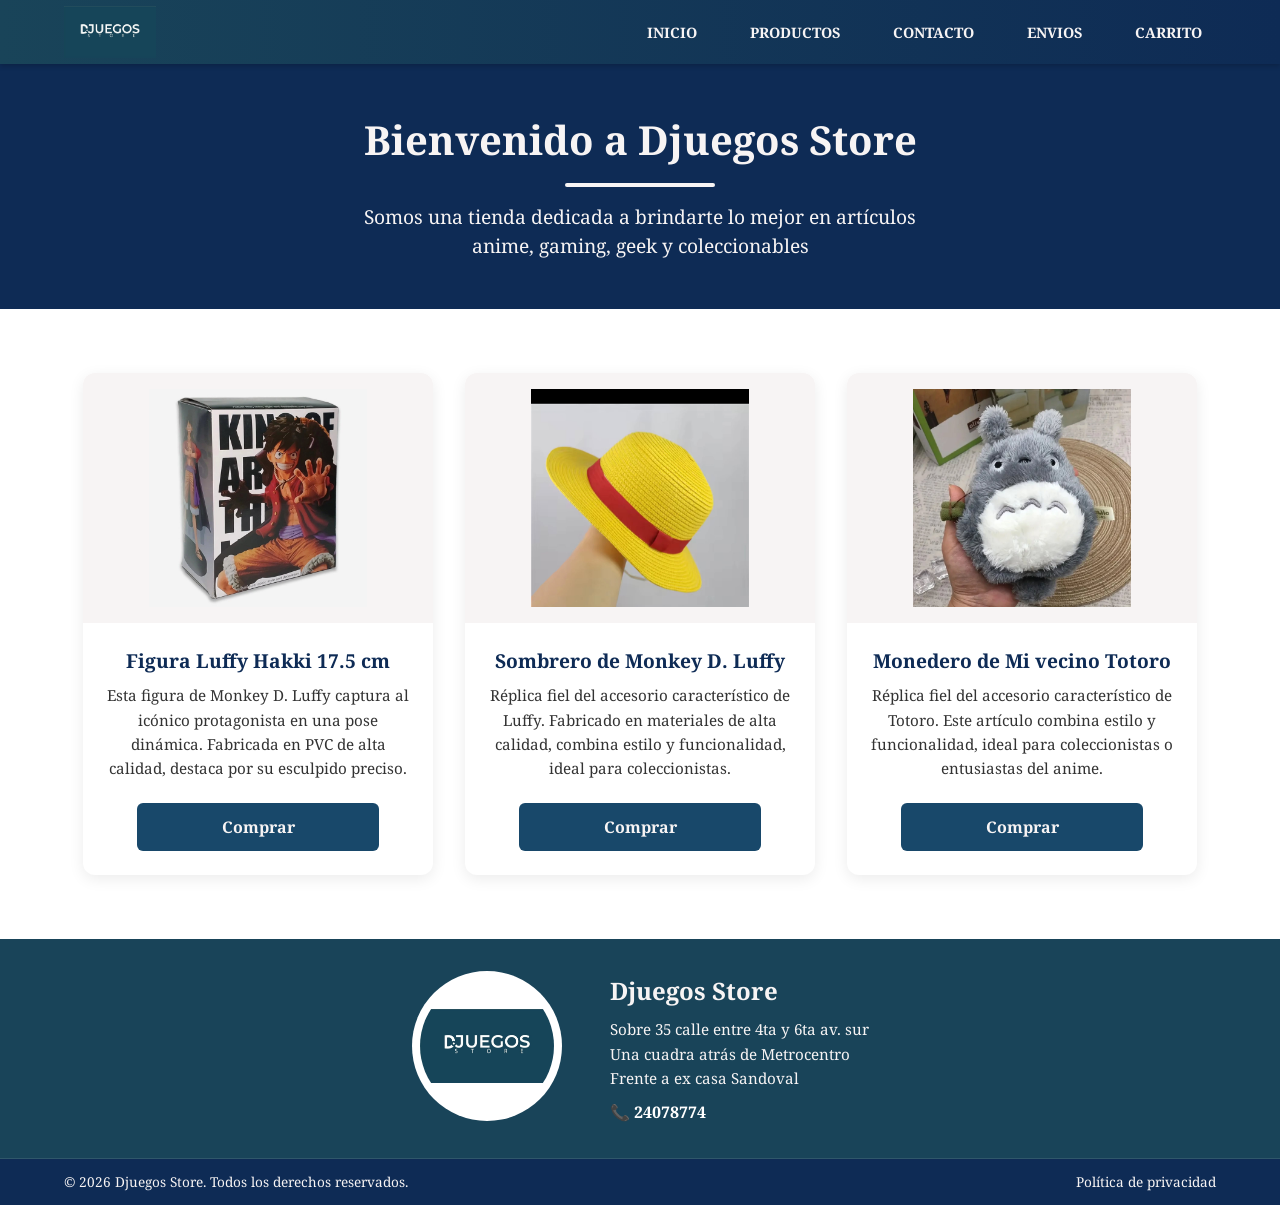
<file: index.html>
<!DOCTYPE html>
<html lang="es">
<head>
    <meta charset="UTF-8">
    <meta http-equiv="X-UA-Compatible" content="IE=edge">
    <meta name="viewport" content="width=device-width, initial-scale=1.0">
    <link rel="stylesheet" href="css/estilo.css">
    <link rel="preconnect" href="https://fonts.googleapis.com">
    <link rel="preconnect" href="https://fonts.gstatic.com" crossorigin>
    <link href="https://fonts.googleapis.com/css2?family=Noto+Serif:ital,wght@0,100..900;1,100..900&display=swap" rel="stylesheet">
    <title>Página Web - Djuegos Store</title>
</head>
<body>
    <header class="header">
        <div class="logo-container">
            <img src="img/logo1.jpg" alt="Logo de Djuegos Store" class="logo">
        </div>
        <nav class="menu">
            <a href="index.html">INICIO</a>
            <a href="productos.html">PRODUCTOS</a>
            <a href="contacto.html">CONTACTO</a>
            <a href="envios.html">ENVIOS</a>
            <a href="carrito.html">CARRITO</a>
        </nav>
    </header>

    <main class="main">
        <section class="hero-section">
            <h1 class="titulo">Bienvenido a Djuegos Store</h1>
            <hr class="divisor">
            <p>Somos una tienda dedicada a brindarte lo mejor en artículos anime, gaming, geek y coleccionables</p>
        </section>

        <section class="productos-section">
            <div class="cards-container">
                <article class="card">
                    <div class="card-img">
                        <img src="img/producto1.jpg" alt="Figura Luffy Hakki">
                    </div>
                    <div class="card-content">
                        <h2>Figura Luffy Hakki 17.5 cm</h2>
                        <p>Esta figura de Monkey D. Luffy captura al icónico protagonista en una pose dinámica. Fabricada en PVC de alta calidad, destaca por su esculpido preciso.</p>
                        <a href="productos.html" class="btn-comprar">Comprar</a>
                    </div>
                </article>

                <article class="card">
                    <div class="card-img">
                        <img src="img/producto2.jpg" alt="Sombrero de Luffy">
                    </div>
                    <div class="card-content">
                        <h2>Sombrero de Monkey D. Luffy</h2>
                        <p>Réplica fiel del accesorio característico de Luffy. Fabricado en materiales de alta calidad, combina estilo y funcionalidad, ideal para coleccionistas.</p>
                        <a href="productos.html" class="btn-comprar">Comprar</a>
                    </div>
                </article>

                <article class="card">
                    <div class="card-img">
                        <img src="img/producto3.jpg" alt="Monedero Totoro">
                    </div>
                    <div class="card-content">
                        <h2>Monedero de Mi vecino Totoro</h2>
                        <p>Réplica fiel del accesorio característico de Totoro. Este artículo combina estilo y funcionalidad, ideal para coleccionistas o entusiastas del anime.</p>
                        <a href="productos.html" class="btn-comprar">Comprar</a>
                    </div>
                </article>
            </div>
        </section>
    </main>

    <footer class="footer-section">
        <div class="footer-content">
            <div class="footer-logo">
                <img src="img/logo1.jpg" alt="Logo de Djuegos Store">
            </div>
            <div class="footer-info">
                <h3>Djuegos Store</h3>
                <p>Sobre 35 calle entre 4ta y 6ta av. sur</p>
                <p>Una cuadra atrás de Metrocentro</p>
                <p>Frente a ex casa Sandoval</p>
                <a href="tel:24078774" class="tel-link">📞 24078774</a>
            </div>
        </div>
        <div class="footer-bottom">
            <p>&copy; 2026 Djuegos Store. Todos los derechos reservados.</p>
            <a href="#">Política de privacidad</a>
        </div>
    </footer>
</body>
</html>
</file>
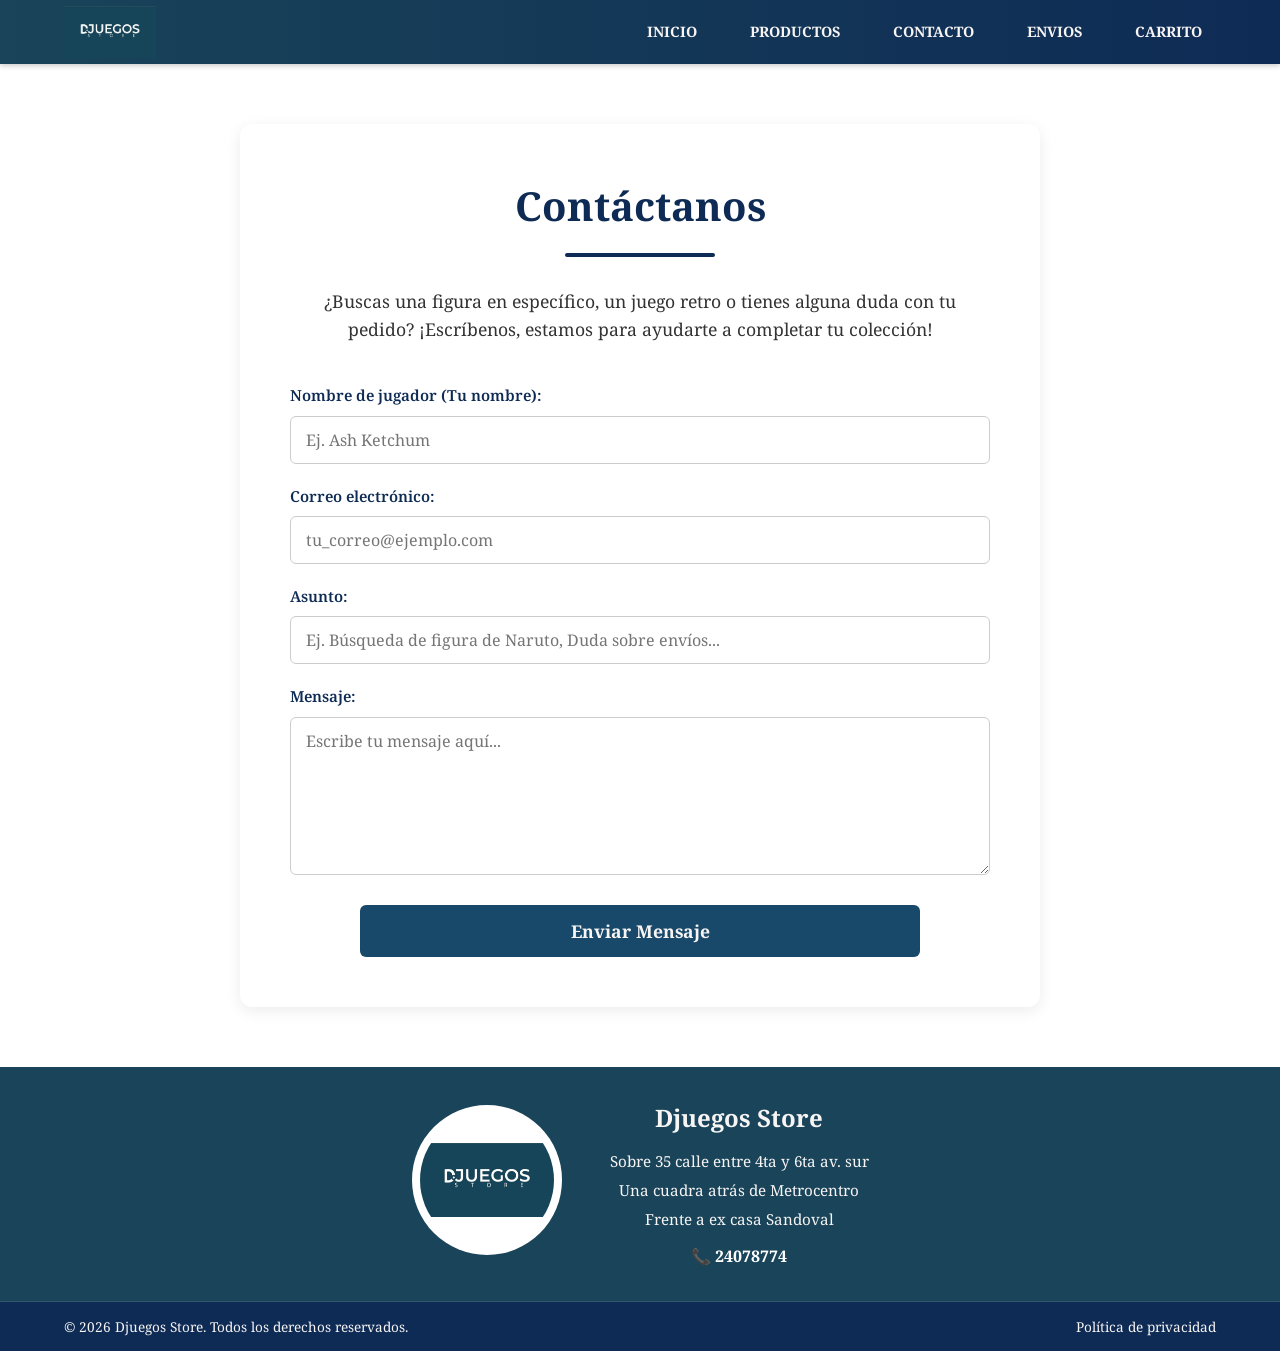
<file: contacto.html>
<!DOCTYPE html>
<html lang="es">
<head>
    <meta charset="UTF-8">
    <meta http-equiv="X-UA-Compatible" content="IE=edge">
    <meta name="viewport" content="width=device-width, initial-scale=1.0">
    <link rel="stylesheet" href="css/contacto.css">
    <link rel="preconnect" href="https://fonts.googleapis.com">
    <link rel="preconnect" href="https://fonts.gstatic.com" crossorigin>
    <link href="https://fonts.googleapis.com/css2?family=Noto+Serif:ital,wght@0,100..900;1,100..900&display=swap" rel="stylesheet">
    <title>Contacto - Djuegos Store</title>
</head>
<body>
    <header class="header">
        <div class="logo-container">
            <img src="img/logo1.jpg" alt="Logo de Djuegos Store" class="logo">
        </div>
        <nav class="menu">
            <a href="index.html">INICIO</a>
            <a href="productos.html">PRODUCTOS</a>
            <a href="contacto.html">CONTACTO</a>
            <a href="envios.html">ENVIOS</a>
            <a href="carrito.html">CARRITO</a>
        </nav>
    </header>

    <main class="main">
        <section class="contacto-section">
            <h1 class="titulo">Contáctanos</h1>
            <hr class="divisor">
            <p>¿Buscas una figura en específico, un juego retro o tienes alguna duda con tu pedido? ¡Escríbenos, estamos para ayudarte a completar tu colección!</p>

            <form action="#" method="POST" class="formulario-contacto">
                <div class="grupo-form">
                    <label for="nombre">Nombre de jugador (Tu nombre):</label>
                    <input type="text" id="nombre" name="nombre" required placeholder="Ej. Ash Ketchum">
                </div>

                <div class="grupo-form">
                    <label for="correo">Correo electrónico:</label>
                    <input type="email" id="correo" name="correo" required placeholder="tu_correo@ejemplo.com">
                </div>

                <div class="grupo-form">
                    <label for="asunto">Asunto:</label>
                    <input type="text" id="asunto" name="asunto" required placeholder="Ej. Búsqueda de figura de Naruto, Duda sobre envíos...">
                </div>

                <div class="grupo-form">
                    <label for="mensaje">Mensaje:</label>
                    <textarea id="mensaje" name="mensaje" rows="6" required placeholder="Escribe tu mensaje aquí..."></textarea>
                </div>

                <button type="submit" class="btn-enviar">Enviar Mensaje</button>
            </form>
        </section>
    </main>

    <footer class="footer-section">
        <div class="footer-content">
            <div class="footer-logo">
                <img src="img/logo1.jpg" alt="Logo de Djuegos Store">
            </div>
            <div class="footer-info">
                <h3>Djuegos Store</h3>
                <p>Sobre 35 calle entre 4ta y 6ta av. sur</p>
                <p>Una cuadra atrás de Metrocentro</p>
                <p>Frente a ex casa Sandoval</p>
                <a href="tel:24078774" class="tel-link">📞 24078774</a>
            </div>
        </div>
        <div class="footer-bottom">
            <p>&copy; 2026 Djuegos Store. Todos los derechos reservados.</p>
            <a href="#">Política de privacidad</a>
        </div>
    </footer>
</body>
</html>
</file>
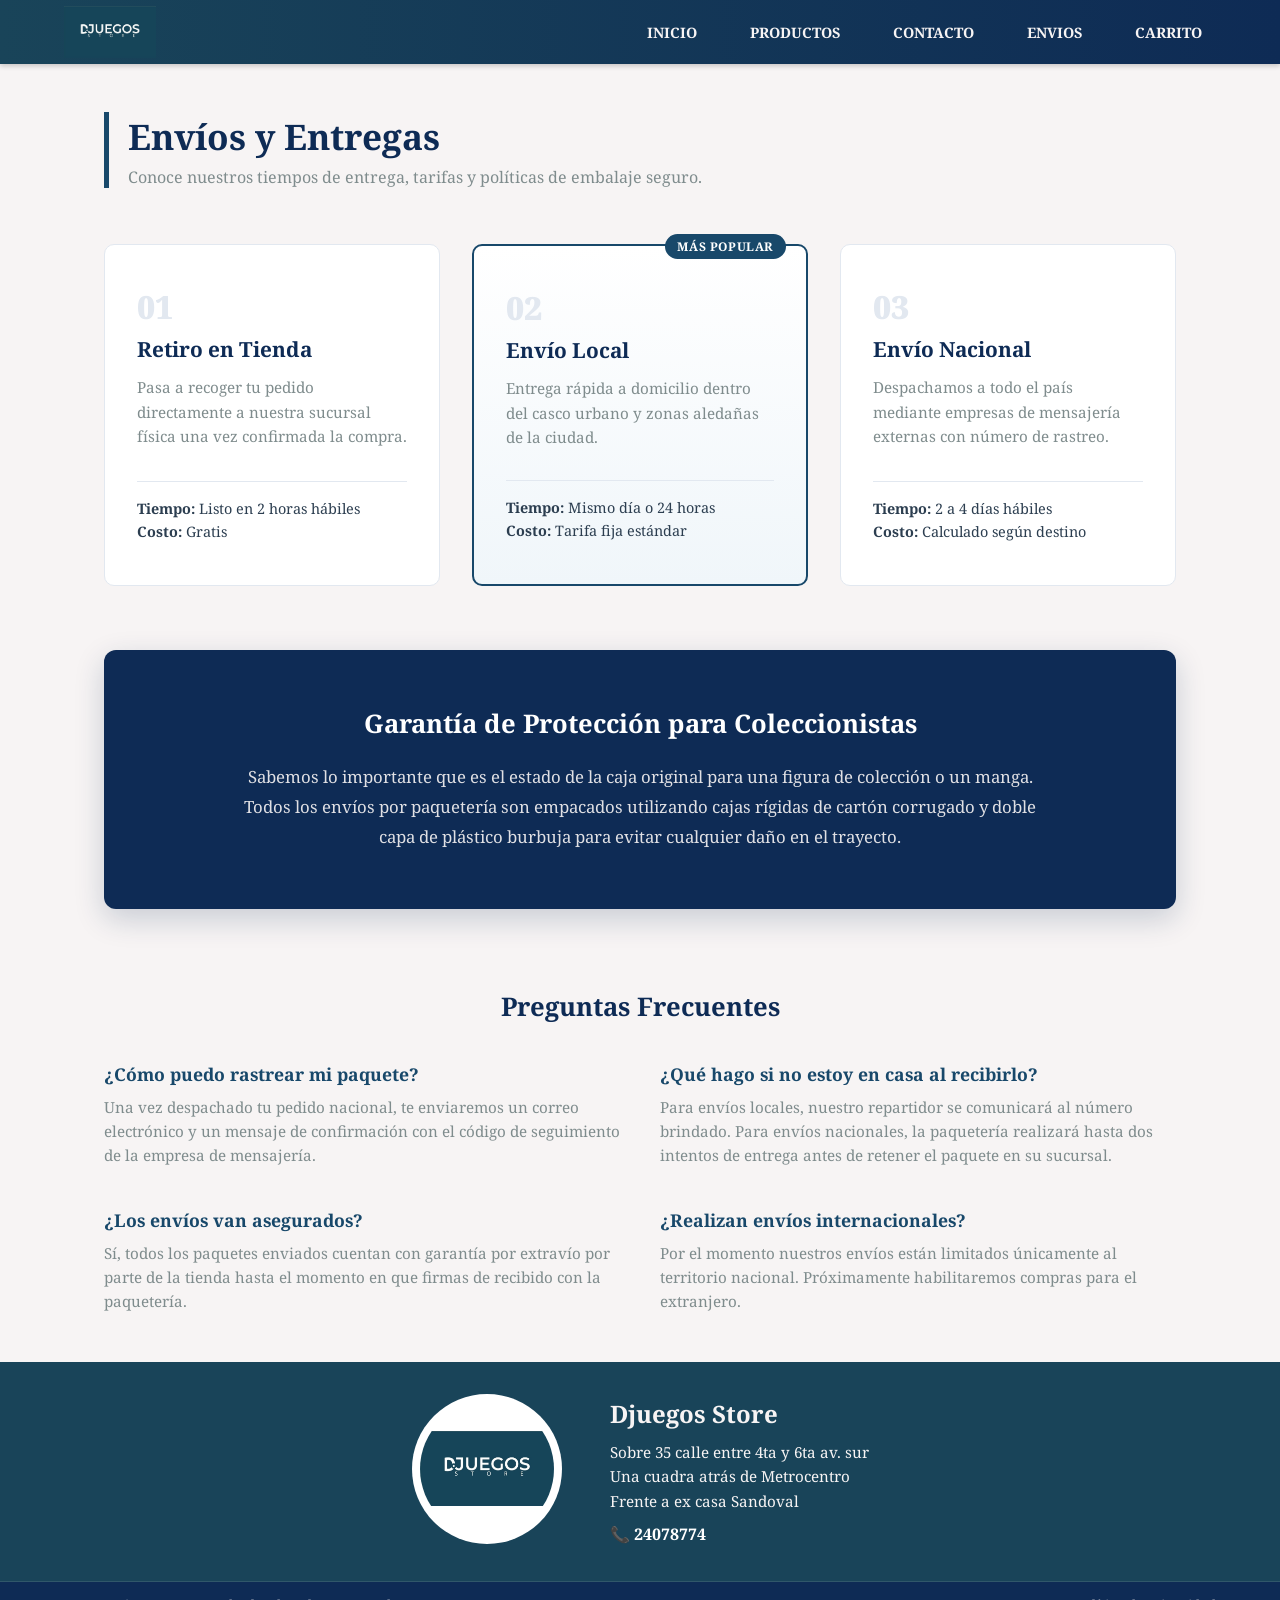
<file: envios.html>
<!DOCTYPE html>
<html lang="es">
<head>
    <meta charset="UTF-8">
    <meta http-equiv="X-UA-Compatible" content="IE=edge">
    <meta name="viewport" content="width=device-width, initial-scale=1.0">
    <link rel="stylesheet" href="css/envios.css">
    <link rel="preconnect" href="https://fonts.googleapis.com">
    <link rel="preconnect" href="https://fonts.gstatic.com" crossorigin>
    <link href="https://fonts.googleapis.com/css2?family=Noto+Serif:ital,wght@0,100..900;1,100..900&display=swap" rel="stylesheet">
    <title>Envíos y Entregas - Djuegos Store</title>
</head>
<body>

    <header class="header">
        <div class="logo-container">
            <img src="img/logo1.jpg" alt="Logo de Djuegos Store" class="logo">
        </div>
        <nav class="menu">
            <a href="index.html">INICIO</a>
            <a href="productos.html">PRODUCTOS</a>
            <a href="contacto.html">CONTACTO</a>
            <a href="envios.html">ENVIOS</a>
            <a href="carrito.html">CARRITO</a>
        </nav>
    </header>

    <main class="main-content">
        <header class="page-header">
            <h1 class="page-title">Envíos y Entregas</h1>
            <p class="page-subtitle">Conoce nuestros tiempos de entrega, tarifas y políticas de embalaje seguro.</p>
        </header>

        <!-- Métodos de Envío (Grid de 3 Tarjetas) -->
        <section class="shipping-methods">
            <div class="methods-grid">
                
                <article class="method-card">
                    <span class="method-number">01</span>
                    <h2 class="method-title">Retiro en Tienda</h2>
                    <p class="method-desc">Pasa a recoger tu pedido directamente a nuestra sucursal física una vez confirmada la compra.</p>
                    <div class="method-details">
                        <p><strong>Tiempo:</strong> Listo en 2 horas hábiles</p>
                        <p><strong>Costo:</strong> Gratis</p>
                    </div>
                </article>

                <article class="method-card featured">
                    <span class="method-badge">Más Popular</span>
                    <span class="method-number">02</span>
                    <h2 class="method-title">Envío Local</h2>
                    <p class="method-desc">Entrega rápida a domicilio dentro del casco urbano y zonas aledañas de la ciudad.</p>
                    <div class="method-details">
                        <p><strong>Tiempo:</strong> Mismo día o 24 horas</p>
                        <p><strong>Costo:</strong> Tarifa fija estándar</p>
                    </div>
                </article>

                <article class="method-card">
                    <span class="method-number">03</span>
                    <h2 class="method-title">Envío Nacional</h2>
                    <p class="method-desc">Despachamos a todo el país mediante empresas de mensajería externas con número de rastreo.</p>
                    <div class="method-details">
                        <p><strong>Tiempo:</strong> 2 a 4 días hábiles</p>
                        <p><strong>Costo:</strong> Calculado según destino</p>
                    </div>
                </article>

            </div>
        </section>

        <!-- Banner de Promesa al Cliente -->
        <section class="guarantee-banner">
            <div class="guarantee-content">
                <h2>Garantía de Protección para Coleccionistas</h2>
                <p>Sabemos lo importante que es el estado de la caja original para una figura de colección o un manga. Todos los envíos por paquetería son empacados utilizando cajas rígidas de cartón corrugado y doble capa de plástico burbuja para evitar cualquier daño en el trayecto.</p>
            </div>
        </section>

        <!-- Preguntas Frecuentes -->
        <section class="faq-section">
            <h2 class="section-title">Preguntas Frecuentes</h2>
            <div class="faq-grid">
                
                <div class="faq-item">
                    <h3>¿Cómo puedo rastrear mi paquete?</h3>
                    <p>Una vez despachado tu pedido nacional, te enviaremos un correo electrónico y un mensaje de confirmación con el código de seguimiento de la empresa de mensajería.</p>
                </div>

                <div class="faq-item">
                    <h3>¿Qué hago si no estoy en casa al recibirlo?</h3>
                    <p>Para envíos locales, nuestro repartidor se comunicará al número brindado. Para envíos nacionales, la paquetería realizará hasta dos intentos de entrega antes de retener el paquete en su sucursal.</p>
                </div>

                <div class="faq-item">
                    <h3>¿Los envíos van asegurados?</h3>
                    <p>Sí, todos los paquetes enviados cuentan con garantía por extravío por parte de la tienda hasta el momento en que firmas de recibido con la paquetería.</p>
                </div>

                <div class="faq-item">
                    <h3>¿Realizan envíos internacionales?</h3>
                    <p>Por el momento nuestros envíos están limitados únicamente al territorio nacional. Próximamente habilitaremos compras para el extranjero.</p>
                </div>

            </div>
        </section>
    </main>

   <footer class="footer-section">
        <div class="footer-content">
            <div class="footer-logo">
                <img src="img/logo1.jpg" alt="Logo de Djuegos Store">
            </div>
            <div class="footer-info">
                <h3>Djuegos Store</h3>
                <p>Sobre 35 calle entre 4ta y 6ta av. sur</p>
                <p>Una cuadra atrás de Metrocentro</p>
                <p>Frente a ex casa Sandoval</p>
                <a href="tel:24078774" class="tel-link">📞 24078774</a>
            </div>
        </div>
        <div class="footer-bottom">
            <p>&copy; 2026 Djuegos Store. Todos los derechos reservados.</p>
            <a href="#">Política de privacidad</a>
        </div>
    </footer>

</body>
</html>
</file>
<file: css/estilo.css>
/* Variables para mantener tu paleta de colores centralizada */
:root {
    --azul-oscuro: #0e2b55;
    --azul-medio: #18486a;
    --azul-claro: #194459;
    --blanco-humo: #f7f4f4;
    --blanco-puro: #ffffff;
    --texto-oscuro: #333333;
}

* {
    margin: 0;
    padding: 0; 
    box-sizing: border-box;
    font-family: "Noto Serif", serif;
}

body {
    background-color: var(--blanco-humo);
    display: flex;
    flex-direction: column;
    min-height: 100vh;
}

/* HEADER Y NAVEGACIÓN */
.header {
    background: linear-gradient(90deg, var(--azul-claro), var(--azul-oscuro));
    width: 100%;
    height: 4em;
    display: flex;
    justify-content: space-between;
    align-items: center;
    padding: 0 5%;
    box-shadow: 0 2px 5px rgba(0,0,0,0.2);
    position: sticky;
    top: 0;
    z-index: 100;
}

.logo-container {
    height: 80%;
}

.logo {
    object-fit: contain; /* Corregido de escale-down */
    height: 100%;
}

.menu {
    display: flex;
    gap: 1.5em;
}

.menu a {
    text-decoration: none;
    color: var(--blanco-humo);
    font-size: 0.9em;
    font-weight: bold;
    padding: 0.5em 1em;
    border-radius: 4px;
    transition: background-color 0.3s ease;
}

.menu a:hover {
    background-color: rgba(255, 255, 255, 0.1);
}

/* SECCIÓN HERO (Bienvenida) */
.hero-section {
    background-color: var(--azul-oscuro);
    color: var(--blanco-humo);
    text-align: center;
    padding: 3em 2em;
}

.hero-section .titulo {
    font-size: 2.5em;
    margin-bottom: 0.2em;
}

.hero-section .divisor {
    width: 150px;
    height: 4px;
    background-color: var(--blanco-humo);
    border: none;
    border-radius: 2px;
    margin: 1em auto;
}

.hero-section p {
    font-size: 1.2em;
    max-width: 600px;
    margin: 0 auto;
    line-height: 1.5;
}

/* SECCIÓN PRODUCTOS */
.productos-section {
    padding: 4em 5%;
    display: flex;
    justify-content: center;
    background-color: var(--blanco-puro);
}

.cards-container {
    display: flex;
    gap: 2em;
    max-width: 1200px;
    width: 100%;
    justify-content: center;
    flex-wrap: wrap; /* Permite que bajen si la pantalla es pequeña */
}

/* TARJETAS DE PRODUCTO */
.card {
    background-color: var(--blanco-puro);
    flex: 1;
    min-width: 280px;
    max-width: 350px;
    border-radius: 12px;
    box-shadow: 0 4px 15px rgba(0,0,0,0.08); /* Sombra suave */
    overflow: hidden;
    display: flex;
    flex-direction: column;
    transition: transform 0.3s ease, box-shadow 0.3s ease;
}

.card:hover {
    transform: translateY(-5px);
    box-shadow: 0 8px 25px rgba(0,0,0,0.15);
}

.card-img {
    height: 250px;
    background-color: var(--blanco-humo);
    padding: 1em;
}

.card-img img {
    width: 100%;
    height: 100%;
    object-fit: contain;
}

.card-content {
    padding: 1.5em;
    display: flex;
    flex-direction: column;
    flex-grow: 1;
    align-items: center;
    text-align: center;
}

.card-content h2 {
    font-size: 1.2em;
    color: var(--azul-oscuro);
    margin-bottom: 0.5em;
}

.card-content p {
    font-size: 0.95em;
    color: var(--texto-oscuro);
    line-height: 1.6;
    margin-bottom: 1.5em;
    flex-grow: 1; /* Empuja el botón hacia abajo */
}

.btn-comprar {
    text-decoration: none;
    color: var(--blanco-humo);
    background-color: var(--azul-medio);
    padding: 0.8em 2em;
    border-radius: 6px;
    font-weight: bold;
    width: 80%;
    transition: background-color 0.3s ease;
}

.btn-comprar:hover {
    background-color: var(--azul-claro);
}

/* FOOTER */
.footer-section {
    background-color: var(--azul-claro);
    color: var(--blanco-humo);
    margin-top: auto; /* Mantiene el footer abajo */
}

.footer-content {
    display: flex;
    justify-content: center;
    align-items: center;
    gap: 3em;
    padding: 2em 5%;
    border-bottom: 1px solid rgba(255,255,255,0.1);
}

.footer-logo img {
    width: 150px;
    height: 150px;
    object-fit: contain;
    background-color: var(--blanco-puro); /* Opcional: fondo para resaltar el logo */
    border-radius: 50%;
    padding: 0.5em;
}

.footer-info h3 {
    font-size: 1.5em;
    margin-bottom: 0.5em;
}

.footer-info p {
    margin-bottom: 0.3em;
    font-size: 0.95em;
}

.tel-link {
    color: var(--blanco-puro);
    text-decoration: none;
    font-weight: bold;
    display: inline-block;
    margin-top: 0.5em;
}

.footer-bottom {
    background-color: var(--azul-oscuro);
    padding: 1em 5%;
    display: flex;
    justify-content: space-between;
    align-items: center;
    font-size: 0.85em;
}

.footer-bottom a {
    color: var(--blanco-humo);
    text-decoration: none;
}

.footer-bottom a:hover {
    text-decoration: underline;
}
</file>
<file: css/contacto.css>
/* ==========================================================================
   Variables de Color y Tipografía (Unificadas con la paleta principal)
   ========================================================================== */
:root {
    --azul-oscuro: #0e2b55;
    --azul-medio: #18486a;
    --azul-claro: #194459;
    --blanco-humo: #f7f4f4;
    --blanco-puro: #ffffff;
    --texto-oscuro: #333333;
}

/* ==========================================================================
   Reseteo Básico
   ========================================================================== */
* {
    margin: 0;
    padding: 0;
    box-sizing: border-box;
    font-family: "Noto Serif", serif;
}

body {
    background-color: var(--blanco-humo);
    display: flex;
    flex-direction: column;
    min-height: 100vh;
    color: var(--texto-oscuro);
    line-height: 1.6;
}

/* ==========================================================================
   Header y Navegación (Mismo patrón de diseño)
   ========================================================================== */
.header {
    background: linear-gradient(90deg, var(--azul-claro), var(--azul-oscuro));
    width: 100%;
    height: 4em;
    display: flex;
    justify-content: space-between;
    align-items: center;
    padding: 0 5%;
    box-shadow: 0 2px 5px rgba(0,0,0,0.2);
    position: sticky;
    top: 0;
    z-index: 100;
}

.logo-container {
    height: 80%;
}

.logo {
    object-fit: contain;
    height: 100%;
}

.menu {
    display: flex;
    gap: 1.5em;
}

.menu a {
    text-decoration: none;
    color: var(--blanco-humo);
    font-size: 0.9em;
    font-weight: bold;
    padding: 0.5em 1em;
    border-radius: 4px;
    transition: background-color 0.3s ease;
}

.menu a:hover {
    background-color: rgba(255, 255, 255, 0.1);
}

/* ==========================================================================
   Sección Hero (Añadida como en el diseño principal)
   ========================================================================== */
.hero-section {
    background-color: var(--azul-oscuro);
    color: var(--blanco-humo);
    text-align: center;
    padding: 3em 2em;
}

.hero-section .titulo {
    font-size: 2.5em;
    margin-bottom: 0.2em;
    color: var(--blanco-humo);
}

.hero-section .divisor {
    width: 150px;
    height: 4px;
    background-color: var(--blanco-humo);
    border: none;
    border-radius: 2px;
    margin: 1em auto;
}

.hero-section p {
    font-size: 1.2em;
    max-width: 600px;
    margin: 0 auto;
    line-height: 1.5;
}

/* ==========================================================================
   Sección Principal (Contacto)
   ========================================================================== */
.main {
    flex: 1;
    padding: 60px 20px;
    background-color: var(--blanco-puro);
}

.contacto-section {
    max-width: 800px;
    margin: 0 auto;
    background-color: var(--blanco-puro);
    padding: 50px;
    border-radius: 12px;
    box-shadow: 0 4px 15px rgba(0,0,0,0.08);
}

/* Títulos y Línea divisora (Estilo unificado) */
.titulo {
    color: var(--azul-oscuro);
    text-align: center;
    font-size: 2.5em;
    font-weight: 700;
    margin-bottom: 15px;
}

.divisor {
    width: 150px;
    height: 4px;
    background-color: var(--azul-oscuro);
    border: none;
    border-radius: 2px;
    margin: 0 auto 30px auto;
}

.contacto-section > p {
    text-align: center;
    color: var(--texto-oscuro);
    margin-bottom: 40px;
    font-size: 1.1rem;
}

/* ==========================================================================
   Formulario de Contacto
   ========================================================================== */
.formulario-contacto {
    display: flex;
    flex-direction: column;
    gap: 20px;
}

.grupo-form {
    display: flex;
    flex-direction: column;
    gap: 8px;
}

.grupo-form label {
    font-weight: 600;
    color: var(--azul-oscuro);
    font-size: 0.95rem;
}

.grupo-form input,
.grupo-form textarea {
    padding: 12px 15px;
    border: 1px solid #ccc;
    border-radius: 6px;
    font-family: "Noto Serif", serif;
    font-size: 1rem;
    transition: border-color 0.3s, box-shadow 0.3s;
}

.grupo-form input:focus,
.grupo-form textarea:focus {
    border-color: var(--azul-medio);
    outline: none;
    box-shadow: 0 0 0 3px rgba(24, 72, 106, 0.1);
}

.btn-enviar {
    background-color: var(--azul-medio);
    color: var(--blanco-humo);
    padding: 0.8em 2em;
    border: none;
    border-radius: 6px;
    font-size: 1.1rem;
    font-weight: bold;
    font-family: "Noto Serif", serif;
    cursor: pointer;
    margin-top: 10px;
    width: 80%;
    align-self: center;
    transition: background-color 0.3s ease;
}

.btn-enviar:hover {
    background-color: var(--azul-claro);
}

.btn-enviar:active {
    transform: scale(0.98);
}

/* ==========================================================================
   Footer (Mismo patrón de diseño)
   ========================================================================== */
.footer-section {
    background-color: var(--azul-claro);
    color: var(--blanco-humo);
    margin-top: auto;
}

.footer-content {
    display: flex;
    justify-content: center;
    align-items: center;
    gap: 3em;
    padding: 2em 5%;
    border-bottom: 1px solid rgba(255,255,255,0.1);
    flex-wrap: wrap;
}

.footer-logo img {
    width: 150px;
    height: 150px;
    object-fit: contain;
    background-color: var(--blanco-puro);
    border-radius: 50%;
    padding: 0.5em;
}

.footer-info {
    text-align: center;
}

.footer-info h3 {
    font-size: 1.5em;
    margin-bottom: 0.5em;
}

.footer-info p {
    margin-bottom: 0.3em;
    font-size: 0.95em;
}

.tel-link {
    color: var(--blanco-puro);
    text-decoration: none;
    font-weight: bold;
    display: inline-block;
    margin-top: 0.5em;
}

.tel-link:hover {
    text-decoration: underline;
}

.footer-bottom {
    background-color: var(--azul-oscuro);
    padding: 1em 5%;
    display: flex;
    justify-content: space-between;
    align-items: center;
    font-size: 0.85em;
}

.footer-bottom a {
    color: var(--blanco-humo);
    text-decoration: none;
}

.footer-bottom a:hover {
    text-decoration: underline;
}
</file>
<file: css/envios.css>
:root {
    --azul-oscuro: #0e2b55;
    --azul-medio: #18486a;
    --azul-claro: #194459;
    --blanco-humo: #f7f4f4;
    --blanco-puro: #ffffff;
    --texto-oscuro: #2c3e50;
    --texto-secundario: #7f8c8d;
    --borde-tarjeta: #e2e8f0;
}

* {
    margin: 0;
    padding: 0;
    box-sizing: border-box;
    font-family: "Noto Serif", serif;
}

body {
    background-color: var(--blanco-humo);
    color: var(--texto-oscuro);
    display: flex;
    flex-direction: column;
    min-height: 100vh;
}

/* NAVBAR (Estandarizada) */
.header {
    background: linear-gradient(90deg, var(--azul-claro), var(--azul-oscuro));
    width: 100%;
    height: 4em;
    display: flex;
    justify-content: space-between;
    align-items: center;
    padding: 0 5%;
    box-shadow: 0 2px 5px rgba(0,0,0,0.2);
    position: sticky;
    top: 0;
    z-index: 100;
}

.logo-container { height: 80%; }
.logo { object-fit: contain; height: 100%; }
.menu { display: flex; gap: 1.5em; }

.menu a {
    text-decoration: none;
    color: var(--blanco-humo);
    font-size: 0.9em;
    font-weight: bold;
    padding: 0.5em 1em;
    border-radius: 4px;
    transition: background-color 0.3s ease;
}

.menu a:hover, .menu a.active {
    background-color: rgba(255, 255, 255, 0.1);
}

/* CONTENIDO PRINCIPAL */
.main-content {
    max-width: 1200px;
    width: 100%;
    margin: 0 auto;
    padding: 3em 5%;
    flex-grow: 1;
}

.page-header {
    margin-bottom: 3.5em;
    border-left: 5px solid var(--azul-medio);
    padding-left: 1.2em;
}

.page-title {
    font-size: 2.2em;
    color: var(--azul-oscuro);
}

.page-subtitle {
    color: var(--texto-secundario);
    margin-top: 0.4em;
}

/* TARJETAS DE MÉTODOS DE ENVÍO */
.methods-grid {
    display: grid;
    grid-template-columns: repeat(auto-fit, minmax(280px, 1fr));
    gap: 2em;
    margin-bottom: 4em;
}

.method-card {
    background-color: var(--blanco-puro);
    border: 1px solid var(--borde-tarjeta);
    border-radius: 10px;
    padding: 2.5em 2em;
    position: relative;
    display: flex;
    flex-direction: column;
    transition: transform 0.3s ease, box-shadow 0.3s ease;
}

.method-card:hover {
    transform: translateY(-5px);
    box-shadow: 0 10px 25px rgba(14, 43, 85, 0.08);
}

/* Destacar la tarjeta central (Envío Local) */
.method-card.featured {
    border: 2px solid var(--azul-medio);
    background: linear-gradient(180deg, var(--blanco-puro) 0%, #f0f6fa 100%);
}

.method-badge {
    position: absolute;
    top: -12px;
    right: 20px;
    background-color: var(--azul-medio);
    color: var(--blanco-puro);
    font-size: 0.75em;
    font-weight: bold;
    padding: 0.3em 1em;
    border-radius: 20px;
    text-transform: uppercase;
    letter-spacing: 0.05em;
}

.method-number {
    font-size: 2em;
    font-weight: 900;
    color: var(--borde-tarjeta);
    margin-bottom: 0.2em;
}

.method-title {
    font-size: 1.3em;
    color: var(--azul-oscuro);
    margin-bottom: 0.6em;
}

.method-desc {
    font-size: 0.95em;
    color: var(--texto-secundario);
    line-height: 1.6;
    margin-bottom: 2em;
    flex-grow: 1;
}

.method-details {
    border-top: 1px solid var(--borde-tarjeta);
    padding-top: 1.2em;
    font-size: 0.9em;
    color: var(--texto-oscuro);
}

.method-details p {
    margin-bottom: 0.3em;
}

/* BANNER GARANTÍA COLECCIONISTA */
.guarantee-banner {
    background-color: var(--azul-oscuro);
    color: var(--blanco-humo);
    border-radius: 12px;
    padding: 3.5em 3em;
    margin-bottom: 5em;
    text-align: center;
    box-shadow: 0 10px 30px rgba(14, 43, 85, 0.2);
}

.guarantee-content h2 {
    font-size: 1.6em;
    margin-bottom: 0.8em;
    color: var(--blanco-puro);
}

.guarantee-content p {
    font-size: 1.05em;
    line-height: 1.8;
    max-width: 800px;
    margin: 0 auto;
    opacity: 0.9;
}

/* SECCIÓN PREGUNTAS FRECUENTES */
.section-title {
    font-size: 1.6em;
    color: var(--azul-oscuro);
    margin-bottom: 1.5em;
    text-align: center;
}

.faq-grid {
    display: grid;
    grid-template-columns: repeat(auto-fit, minmax(400px, 1fr));
    gap: 2.5em;
}

.faq-item h3 {
    font-size: 1.1em;
    color: var(--azul-medio);
    margin-bottom: 0.5em;
}

.faq-item p {
    font-size: 0.95em;
    color: var(--texto-secundario);
    line-height: 1.6;
}

/* ==========================================================================
   Footer (estilo completo con logo circular, como el diseño de referencia)
   ========================================================================== */
.footer-section {
    background-color: var(--azul-claro);
    color: var(--blanco-humo);
    margin-top: auto;
}

.footer-content {
    display: flex;
    justify-content: center;
    align-items: center;
    gap: 3em;
    padding: 2em 5%;
    border-bottom: 1px solid rgba(255,255,255,0.1);
    flex-wrap: wrap;
}

.footer-logo img {
    width: 150px;
    height: 150px;
    object-fit: contain;
    background-color: var(--blanco-puro);
    border-radius: 50%;
    padding: 0.5em;
}

.footer-info h3 {
    font-size: 1.5em;
    margin-bottom: 0.5em;
}

.footer-info p {
    margin-bottom: 0.3em;
    font-size: 0.95em;
}

.tel-link {
    color: var(--blanco-puro);
    text-decoration: none;
    font-weight: bold;
    display: inline-block;
    margin-top: 0.5em;
}

.footer-bottom {
    background-color: var(--azul-oscuro);
    padding: 1em 5%;
    display: flex;
    justify-content: space-between;
    align-items: center;
    font-size: 0.85em;
}

.footer-bottom a {
    color: var(--blanco-humo);
    text-decoration: none;
}

.footer-bottom a:hover {
    text-decoration: underline;
}
</file>
